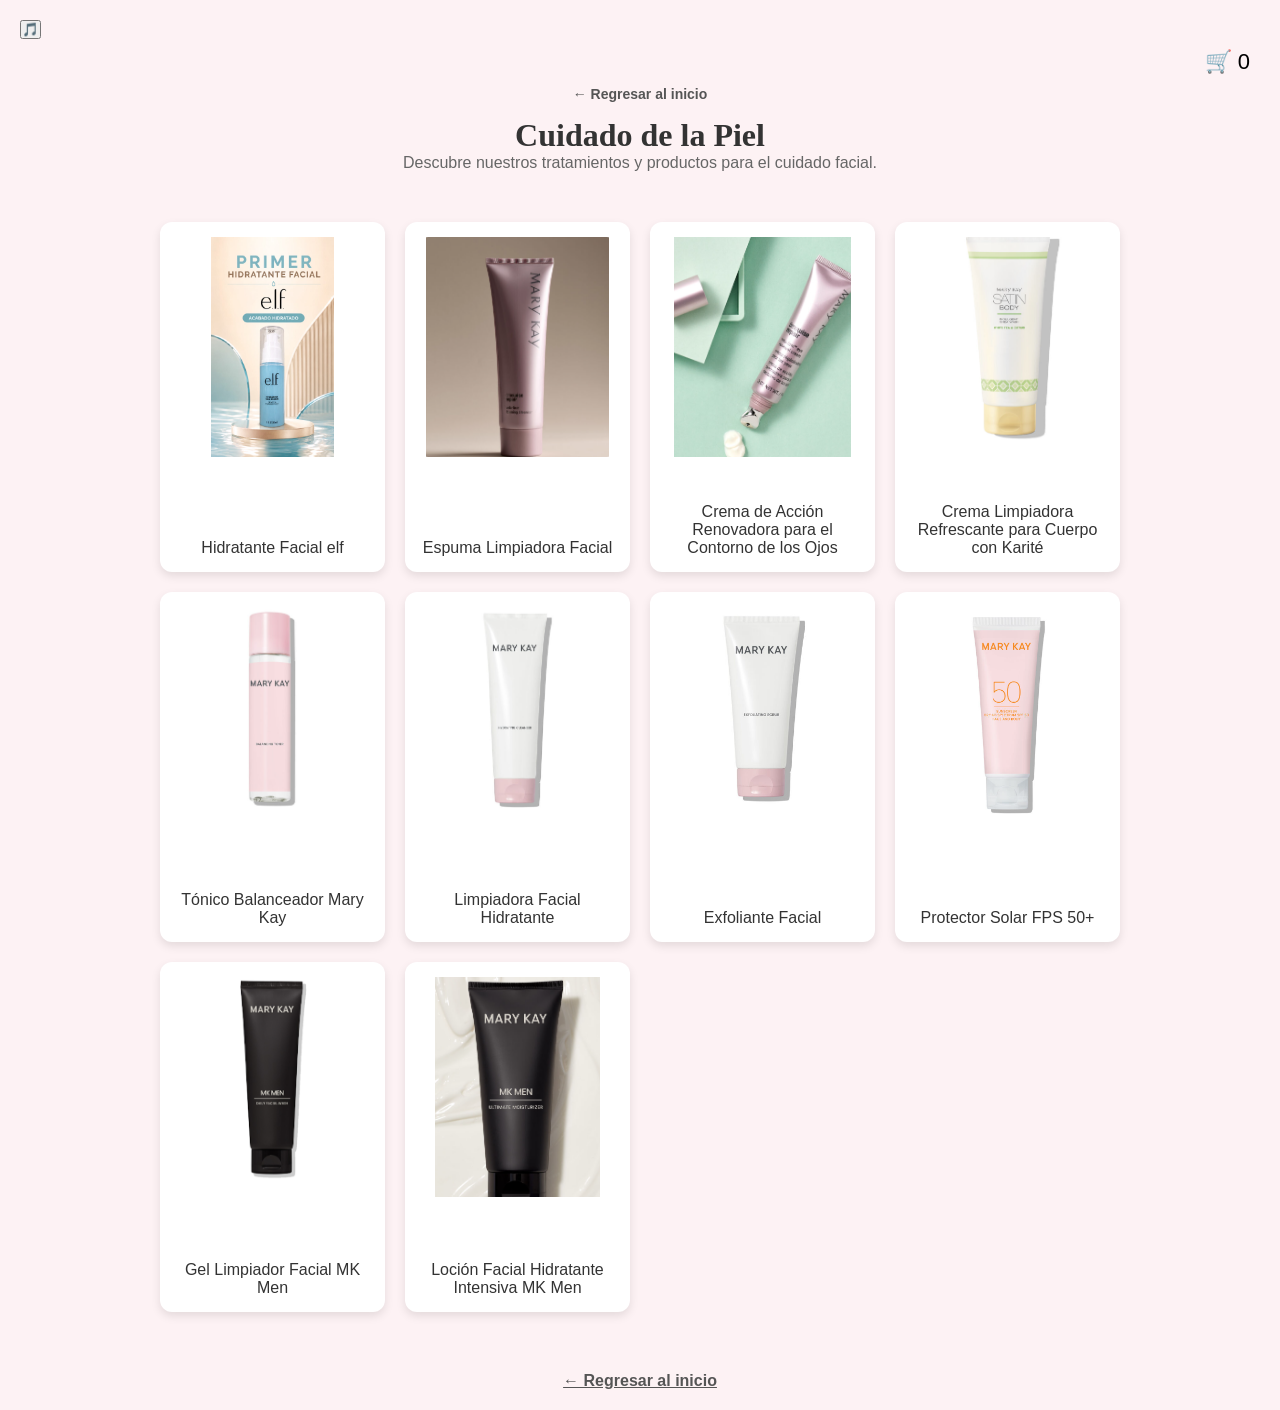
<file: piel.html>
<!DOCTYPE html>
<html lang="es">
<head>
    <meta charset="UTF-8">
    <meta name="viewport" content="width=device-width, initial-scale=1.0">
    <title>Cuidado de la Piel - Glow Beauty Studio</title>
    <link rel="stylesheet" href="style.css">
    <style>
        body { margin: 0; font-family: sans-serif; background-color: #fdf2f4; padding: 20px; }
        .contenedor { max-width: 1000px; margin: 0 auto; text-align: center; }
        
        .btn-regresar-arriba {
            display: inline-block;
            margin-bottom: 15px;
            color: #555;
            text-decoration: none;
            font-size: 14px;
            font-weight: bold;
        }
        .btn-regresar-arriba:hover { color: #d81b60; text-decoration: underline; }

        .btn-regresar-abajo {
            display: inline-block;
            margin-top: 40px;
            color: #555;
            text-decoration: underline;
            font-weight: bold;
        }

        .grid-productos {
            display: grid;
            grid-template-columns: repeat(2, 1fr);
            gap: 20px;
            margin-top: 20px;
        }
        
      .tarjeta {
    background: white;
    padding: 15px;
    border-radius: 12px;
    box-shadow: 0 4px 10px rgba(0,0,0,0.1);
    transition: transform 0.3s ease;
    cursor: pointer;
    height: 350px;
    display: flex;
    flex-direction: column;
    justify-content: space-between;
    text-align: center;
}

.tarjeta:hover { 
    transform: scale(1.05); 
}

.tarjeta img { 
    width: 100%; 
    height: 220px; 
    object-fit: contain; 
    border-radius: 8px; 
}

.tarjeta p { 
    font-size: 13px; 
    font-weight: bold; 
    color: #333; 
    margin: 0;
    line-height: 1.2;
    max-height: 2.4em; 
    overflow: hidden;  
    text-overflow: ellipsis;
    display: -webkit-box;
    -webkit-line-clamp: 2; 
    -webkit-box-orient: vertical;
}
        @media (min-width: 768px) {
            .grid-productos { grid-template-columns: repeat(4, 1fr); }
        }
    </style>
</head>
<body>
    <button id="btn-musica">🎵</button>
<audio id="audio-fondo" src="audio/musica.mp3" loop></audio>
<div class="carrito-contenedor" style="position: relative; text-align: right; padding: 10px;">
    <button id="btn-abrir-carrito" style="background: none; border: none; font-size: 22px; cursor: pointer;">
        🛒 <span id="contador-carrito">0</span>
    </button>

    <!-- Ventana flotante del carrito -->
    <div id="panel-carrito" class="panel-carrito oculto">
        <h3>Tu Carrito</h3>
        <ul id="lista-carrito"></ul>
        <p><strong>Total items:</strong> <span id="total-items">0</span></p>
        
        <div class="acciones-carrito">
            <a id="btn-whatsapp" href="#" target="_blank" class="btn-wa">Comprar por WhatsApp</a>
            <a href="Https://www.instagram.com/rigoca94?igsi=Z3h2cnk1djVhbWti" target="_blank" class="btn-ig">Pedir por Instagram</a>
            <button id="btn-vaciar" class="btn-vaciar">Vaciar Carrito</button>
        </div>
    </div>
</div>
<div class="contenedor">
    <div>
        <a href="index.html" class="btn-regresar-arriba">← Regresar al inicio</a>
    </div>

    <h1>Cuidado de la Piel</h1>
    <p style="color: #666; margin-bottom: 30px;">Descubre nuestros tratamientos y productos para el cuidado facial.</p>

    <div class="grid-productos">
      <div class="tarjeta" onclick="abrirModal('modal-piel-1')"><img src="img/piel1.jpg" alt="Piel 1"><p></p>Hidratante Facial elf</div>
<div class="tarjeta" onclick="abrirModal('modal-piel-2')"><img src="img/piel2.jpg" alt="Piel 2"><p></p>Espuma Limpiadora Facial </div>
<div class="tarjeta" onclick="abrirModal('modal-piel-3')"><img src="img/piel3.jpg" alt="Piel 3"><p></p>Crema de Acción Renovadora para el Contorno de los Ojos </div>
<div class="tarjeta" onclick="abrirModal('modal-piel-4')"><img src="img/piel4.jpg" alt="Piel 4"><p></p>Crema Limpiadora Refrescante para Cuerpo con Karité </div>
<div class="tarjeta" onclick="abrirModal('modal-piel-5')"><img src="img/piel5.jpg" alt="Piel 5"><p></p>Tónico Balanceador Mary Kay</div>
<div class="tarjeta" onclick="abrirModal('modal-piel-6')"><img src="img/piel6.jpg" alt="Piel 6"><p></p>Limpiadora Facial Hidratante</div>
<div class="tarjeta" onclick="abrirModal('modal-piel-7')"><img src="img/piel7.jpg" alt="Piel 7"><p></p>Exfoliante Facial</div>
<div class="tarjeta" onclick="abrirModal('modal-piel-8')"><img src="img/piel8.jpg" alt="Piel 8"><p></p>Protector Solar FPS 50+</div>
<div class="tarjeta" onclick="abrirModal('modal-piel-9')"><img src="img/piel9.jpg" alt="Piel 9"><p></p>Gel Limpiador Facial MK Men</div>
<div class="tarjeta" onclick="abrirModal('modal-piel-10')"><img src="img/piel10.jpg" alt="Piel 10"><p></p>Loción Facial Hidratante Intensiva MK Men</div>
    </div>

    <div>
        <a href="index.html" class="btn-regresar-abajo">← Regresar al inicio</a>
    </div>
</div>
<!-- MODAL 1 -->
<div id="modal-piel-1" class="modal">
    <div class="modal-contenido">
        <span class="cerrar" onclick="cerrarModal('modal-piel-1')">&times;</span>
        <img src="img/piel1.jpg" alt="Piel 1">
        <button class="btn-carrito">Agregar al carrito</button>
      <a href="https://wa.me/526361113943?text=Hola,%20me%20interesa%20un%20producto%20de%20piel" target="_blank" class="btn-wsp">Comprar por whatsapp</a>
        <a href="Https://www.instagram.com/rigoca94?igsi=Z3h2cnk1djVhbWti" target="_blank" class="btn-ig">Comprar por Instagram</a>
    </div>
</div>

<!-- MODAL 2 -->
<div id="modal-piel-2" class="modal">
    <div class="modal-contenido">
        <span class="cerrar" onclick="cerrarModal('modal-piel-2')">&times;</span>
        <img src="img/piel2.jpg" alt="Piel 2">
        <button class="btn-carrito">Agregar al carrito</button>
        <a href="https://wa.me/526361113943?text=Hola,%20me%20interesa%20un%20producto%20de%20piel" target="_blank" class="btn-wsp">Comprar por whatsapp</a>
        <a href="Https://www.instagram.com/rigoca94?igsi=Z3h2cnk1djVhbWti" target="_blank" class="btn-ig">Comprar por Instagram</a>
    </div>
</div>

<!-- MODAL 3 -->
<div id="modal-piel-3" class="modal">
    <div class="modal-contenido">
        <span class="cerrar" onclick="cerrarModal('modal-piel-3')">&times;</span>
        <img src="img/piel3.jpg" alt="Piel 3">
        <button class="btn-carrito">Agregar al carrito</button>
       <a href="https://wa.me/526361113943?text=Hola,%20me%20interesa%20un%20producto%20de%20piel" target="_blank" class="btn-wsp">Comprar por whatsapp</a>
        <a href="Https://www.instagram.com/rigoca94?igsi=Z3h2cnk1djVhbWti" target="_blank" class="btn-ig">Comprar por Instagram</a>
    </div>
</div>

<!-- MODAL 4 -->
<div id="modal-piel-4" class="modal">
    <div class="modal-contenido">
        <span class="cerrar" onclick="cerrarModal('modal-piel-4')">&times;</span>
        <img src="img/piel4.jpg" alt="Piel 4">
        <button class="btn-carrito">Agregar al carrito</button>
      <a href="https://wa.me/526361113943?text=Hola,%20me%20interesa%20un%20producto%20de%20piel" target="_blank" class="btn-wsp">Comprar por whatsapp</a>
        <a href="Https://www.instagram.com/rigoca94?igsi=Z3h2cnk1djVhbWti" target="_blank" class="btn-ig">Comprar por Instagram</a>
    </div>
</div>

<!-- MODAL 5 -->
<div id="modal-piel-5" class="modal">
    <div class="modal-contenido">
        <span class="cerrar" onclick="cerrarModal('modal-piel-5')">&times;</span>
        <img src="img/piel5.jpg" alt="Piel 5">
        <button class="btn-carrito">Agregar al carrito</button>
       <a href="https://wa.me/526361113943?text=Hola,%20me%20interesa%20un%20producto%20de%20piel" target="_blank" class="btn-wsp">Comprar por whatsapp</a>
        <a href="Https://www.instagram.com/rigoca94?igsi=Z3h2cnk1djVhbWti" target="_blank" class="btn-ig">Comprar por Instagram</a>
    </div>
</div>

<!-- MODAL 6 -->
<div id="modal-piel-6" class="modal">
    <div class="modal-contenido">
        <span class="cerrar" onclick="cerrarModal('modal-piel-6')">&times;</span>
        <img src="img/piel6.jpg" alt="Piel 6">
        <button class="btn-carrito">Agregar al carrito</button>
       <a href="https://wa.me/526361113943?text=Hola,%20me%20interesa%20un%20producto%20de%20piel" target="_blank" class="btn-wsp">Comprar por whatsapp</a>
        <a href="Https://www.instagram.com/rigoca94?igsi=Z3h2cnk1djVhbWti" target="_blank" class="btn-ig">Comprar por Instagram</a>
    </div>
</div>

<!-- MODAL 7 -->
<div id="modal-piel-7" class="modal">
    <div class="modal-contenido">
        <span class="cerrar" onclick="cerrarModal('modal-piel-7')">&times;</span>
        <img src="img/piel7.jpg" alt="Piel 7">
        <button class="btn-carrito">Agregar al carrito</button>
       <a href="https://wa.me/526361113943?text=Hola,%20me%20interesa%20un%20producto%20de%20piel" target="_blank" class="btn-wsp">Comprar por whatsapp</a>
        <a href="Https://www.instagram.com/rigoca94?igsi=Z3h2cnk1djVhbWti" target="_blank" class="btn-ig">Comprar por Instagram</a>
    </div>
</div>

<!-- MODAL 8 -->
<div id="modal-piel-8" class="modal">
    <div class="modal-contenido">
        <span class="cerrar" onclick="cerrarModal('modal-piel-8')">&times;</span>
        <img src="img/piel8.jpg" alt="Piel 8">
        <button class="btn-carrito">Agregar al carrito</button>
       <a href="https://wa.me/526361113943?text=Hola,%20me%20interesa%20un%20producto%20de%20piel" target="_blank" class="btn-wsp">Comprar por whatsapp</a>
        <a href="Https://www.instagram.com/rigoca94?igsi=Z3h2cnk1djVhbWti" target="_blank" class="btn-ig">Comprar por Instagram</a>
    </div>
</div>

<!-- MODAL 9 -->
<div id="modal-piel-9" class="modal">
    <div class="modal-contenido">
        <span class="cerrar" onclick="cerrarModal('modal-piel-9')">&times;</span>
        <img src="img/piel9.jpg" alt="Piel 9">
        <button class="btn-carrito">Agregar al carrito</button>
       <a href="https://wa.me/526361113943?text=Hola,%20me%20interesa%20un%20producto%20de%20piel" target="_blank" class="btn-wsp">Comprar por whatsapp</a>
        <a href="Https://www.instagram.com/rigoca94?igsi=Z3h2cnk1djVhbWti" target="_blank" class="btn-ig">Comprar por Instagram</a>
    </div>
</div>

<!-- MODAL 10 -->
<div id="modal-piel-10" class="modal">
    <div class="modal-contenido">
        <span class="cerrar" onclick="cerrarModal('modal-piel-10')">&times;</span>
        <img src="img/piel10.jpg" alt="Piel 10">
        <button class="btn-carrito">Agregar al carrito</button>
       <a href="https://wa.me/526361113943?text=Hola,%20me%20interesa%20un%20producto%20de%20piel" target="_blank" class="btn-wsp">Comprar por whatsapp</a>
        <a href="Https://www.instagram.com/rigoca94?igsi=Z3h2cnk1djVhbWti" target="_blank" class="btn-ig">Comprar por Instagram</a>
    </div>
</div>
<script src="script.js"></script>
</body>
</html>
</file>
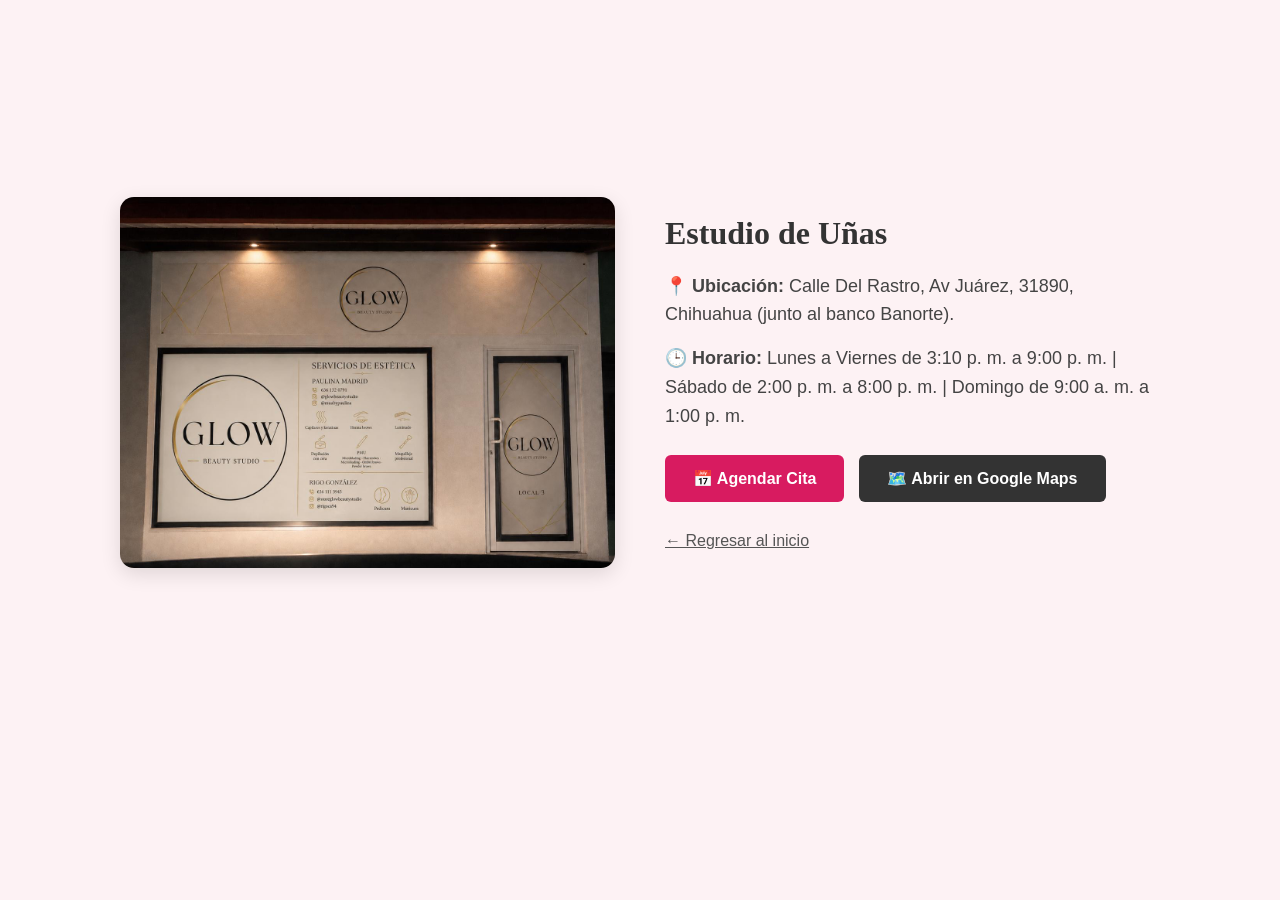
<file: unas.html>
<!DOCTYPE html>
<html lang="es">
<head>
    <meta charset="UTF-8">
    <meta name="viewport" content="width=device-width, initial-scale=1.0">
    <title>Estudio de Uñas - Glow Beauty Studio</title>
    <link rel="stylesheet" href="style.css">
    <style>
        body {
            margin: 0;
            font-family: sans-serif;
            background-color: #fdf2f4;
        }
        .seccion-local {
            display: flex;
            gap: 50px;
            padding: 60px 30px;
            align-items: center;
            justify-content: center;
            min-height: 85vh;
            max-width: 1100px;
            margin: 0 auto;
            box-sizing: border-box;
        }
        .caja-img, .caja-texto {
            flex: 1;
        }
        .caja-img img {
            width: 100%;
            height: auto;
            border-radius: 14px;
            box-shadow: 0 6px 20px rgba(0,0,0,0.12);
            display: block;
        }
        .caja-texto {
            text-align: left;
        }
        /* Título más grande */
        .caja-texto h1 {
            font-size: 32px;
            color: #333;
            margin-bottom: 20px;
        }
        /* Textos e información más grandes */
        .caja-texto p {
            font-size: 18px;
            color: #444;
            margin-bottom: 15px;
            line-height: 1.6;
        }
        .botones-accion {
            display: flex;
            gap: 15px;
            flex-wrap: wrap;
            margin-top: 25px;
        }
        .btn-general {
            display: inline-block;
            padding: 14px 28px;
            text-decoration: none;
            border-radius: 6px;
            font-weight: bold;
            font-size: 16px;
            text-align: center;
        }
        .btn-agendar { background-color: #d81b60; color: #fff; }
        .btn-agendar:hover { background-color: #ad1457; }
        
        .btn-mapa { background-color: #333; color: #fff; }
        .btn-mapa:hover { background-color: #555; }
        
        .btn-regresar {
            margin-top: 30px;
            display: inline-block;
            color: #555;
            text-decoration: underline;
            font-size: 16px;
        }
        .btn-regresar:hover { color: #111; }

        /* Estilo responsivo para celulares */
        @media (max-width: 768px) {
            .seccion-local {
                flex-direction: column;
                padding: 30px 20px;
                text-align: center;
            }
            .caja-texto {
                text-align: center;
            }
            .caja-texto h1 {
                font-size: 28px;
            }
            .caja-texto p {
                font-size: 16px;
            }
            .botones-accion {
                flex-direction: column;
            }
            .btn-general {
                width: 100%;
                box-sizing: border-box;
            }
        }
    </style>
</head>
<body>

    <section class="seccion-local">
        <div class="caja-img">
            <img src="img/IMG_5448.jpg" alt="Local Glow Beauty Studio">
        </div>
        <div class="caja-texto">
            <h1>Estudio de Uñas</h1>
            <p>📍 <strong>Ubicación:</strong> Calle Del Rastro, Av Juárez, 31890, Chihuahua (junto al banco Banorte).</p>
           <p>🕒 <strong>Horario:</strong> Lunes a Viernes de 3:10 p. m. a 9:00 p. m. | Sábado de 2:00 p. m. a 8:00 p. m. | Domingo de 9:00 a. m. a 1:00 p. m.</p>
            <div class="botones-accion">
                <a href="Https://apnt.app/rigo_gonzalez?utm_source=ig&utm_medium=social&utm_content=link_in_bio&fbclid=PAdGRleAT6Ju9wZG9mAmZkaWQWUNKXihlbLyAwEkd3u_NupgQ90ox0fWV4dG4DYWVtAjExAHNydGMGYXBwX2lkDzEyNDAyNDU3NDI4NzQxNAABpxiGtIK8vyw4Lo_lqztpGws09F6vfEtZAT98aBH_-iK2HkdQUctRGjPlyhpu_aem_3AMVbvkdONhpKhf-F9b24g" target="_blank" class="btn-general btn-agendar">📅 Agendar Cita</a>
                <a href="https://www.google.com/maps/search/?api=1&query=Calle+Del+Rastro+Av+Juarez+31890+Chihuahua" target="_blank" class="btn-general btn-mapa">🗺️ Abrir en Google Maps</a>
            </div>

            <div>
                <a href="index.html" class="btn-regresar">← Regresar al inicio</a>
            </div>
        </div>
    </section>
    
</body>
</html>
</file>
<file: style.css>
html {
    scroll-behavior: smooth;
}
/* Estilos actualizados para el logo */
.logo {
    font-size: 28px;
    font-weight: 600;
    letter-spacing: 4px;
    display: flex;
    flex-direction: column; /* Apila el texto uno sobre otro */
    align-items: center;
    line-height: 1; /* Reduce el espacio entre las palabras */
}

.sub-logo {
    font-family: 'Montserrat', sans-serif; /* Usa la fuente limpia para el subtítulo */
    font-size: 10px;
    font-weight: 300;
    letter-spacing: 3px;
    margin-top: 4px;
    color: #666;
}
/* ==========================================
   ESTILOS BASE / ESCRITORIO
   ========================================== */
* {
    margin: 0;
    padding: 0;
    box-sizing: border-box;
}

body {
    font-family: 'Montserrat', sans-serif;
    background-color: #ffffff;
    color: #333;
}

h1, h2, h3, .logo {
    font-family: 'Playfair Display', serif;
}

.navbar {
    display: flex;
    justify-content: space-between;
    align-items: center;
    padding: 20px 50px;
    background-color: #ffffff;
    position: sticky;
    top: 0;
    z-index: 100;
    border-bottom: 1px solid #eee;
}

.menu-toggle {
    display: none; /* Oculto en computadoras */
    background: none;
    border: none;
    font-size: 24px;
    cursor: pointer;
}

.logo {
    font-size: 28px;
    font-weight: 600;
    letter-spacing: 4px;
    display: flex;
    flex-direction: column;
    align-items: center;
    line-height: 1;
}

.sub-logo {
    font-family: 'Montserrat', sans-serif;
    font-size: 10px;
    font-weight: 300;
    letter-spacing: 3px;
    margin-top: 4px;
    color: #666;
}

nav ul {
    list-style: none;
    display: flex;
    gap: 30px;
}

nav ul li a {
    text-decoration: none;
    color: #333;
    font-size: 14px;
    text-transform: uppercase;
    letter-spacing: 1px;
    transition: color 0.3s ease;
}

nav ul li a:hover {
    color: #f48fb1;
}

.hero {
    position: relative;
    width: 100%;
    height: 80vh;
    overflow: hidden;
    display: flex;
    flex-direction: column;
    align-items: center;
    justify-content: center;
    text-align: center;
    padding: 0 20px;
    color: #ffffff;
}
/* Ajuste de pantalla completa (full-screen hero) para celulares */
@media (max-width: 768px) {
    .hero {
        height: 100vh; /* Ocupa exactamente toda la altura de la pantalla del celular */
        width: 100vw;
    }
    
    .hero-img {
        height: 100%;
        object-fit: cover; /* Rellena toda la pantalla de lado a lado sin dejar huecos */
    }
}
/* Imagen de fondo en HTML para que no falle en móviles */
.hero-img {
    position: absolute;
    top: 0;
    left: 0;
    width: 100%;
    height: 100%;
    object-fit: cover;
    z-index: 1;
}

/* Capa oscura (overlay) para que las letras blancas resalten chido */
.hero::after {
    content: '';
    position: absolute;
    top: 0;
    left: 0;
    width: 100%;
    height: 100%;
    background: rgba(0, 0, 0, 0.45);
    z-index: 2;
}

/* Asegura que el contenido quede por encima de la imagen y la capa */
.hero > *:not(.hero-img) {
    position: relative;
    z-index: 3;
}
/* Estilo elegante para el título principal */
.hero h1 {
    font-family: 'Playfair Display', serif;
    font-size: 42px;
    font-weight: 600;
    margin-bottom: 15px;
    letter-spacing: 1px;
    color: #ffffff;
    text-shadow: 0 2px 4px rgba(0,0,0,0.5); /* Sombra suave para darle relieve */
}

/* Estilo para los subtítulos y textos secundarios */
.hero p {
    font-family: 'Montserrat', sans-serif;
    font-size: 15px;
    margin-bottom: 25px;
    color: #f0f0f0;
    letter-spacing: 1px;
}

/* Botón llamativo pero elegante */
.hero .btn-principal {
    background-color: #ffffff;
    color: #000000;
    padding: 12px 35px;
    border: none;
    font-family: 'Montserrat', sans-serif;
    font-size: 13px;
    text-transform: uppercase;
    letter-spacing: 2px;
    cursor: pointer;
    transition: all 0.3s ease;
    box-shadow: 0 4px 10px rgba(0,0,0,0.3);
}

.hero .btn-principal:hover {
    background-color: #f48fb1;
    color: #ffffff;
}

.productos {
    padding: 60px 50px;
    text-align: center;
}

.productos h2 {
    font-size: 32px;
    margin-bottom: 40px;
}

.grid-productos {
    display: grid;
    grid-template-columns: repeat(auto-fit, minmax(260px, 1fr));
    gap: 30px;
}

.tarjeta-producto {
    background: #fff;
    padding: 20px;
    transition: transform 0.3s ease;
}


.tarjeta-producto:hover {
    transform: translateY(-5px);
}

.img-placeholder {
    height: 250px;
    background-color: #f0f0f0;
    display: flex;
    align-items: center;
    justify-content: center;
    color: #aaa;
    margin-bottom: 15px;
}

.tarjeta-producto h3 {
    font-size: 18px;
    margin-bottom: 10px;
}

.precio {
    font-weight: 500;
    margin-bottom: 15px;
}

.btn-agregar {
    background-color: transparent;
    color: #000;
    border: 1px solid #000;
    width: 100%;
    padding: 10px 20px;
    font-family: 'Montserrat', sans-serif;
    cursor: pointer;
    transition: all 0.3s;
}

.btn-agregar:hover {
    background-color: #000;
    color: #fff;
}

/* ==========================================
   ADAPTACIÓN PARA CELULARES (MEDIA QUERIES)
   ========================================== */
@media (max-width: 768px) {
    .navbar {
        padding: 15px 20px;
        .categorias {
        padding: 40px 20px;
    }

    .grid-categorias {
        gap: 25px;
    }

    .img-categoria {
        height: 280px; /* Un poco más bajitas en celular */
    }
    }

    .menu-toggle {
        display: block; /* Muestra el botón de hamburguesa */
    }

    /* Oculta el menú normal y lo convierte en desplegable */
    .nav-menu {
        display: none;
        position: absolute;
        top: 100%;
        left: 0;
        width: 100%;
        background-color: #ffffff;
        border-bottom: 1px solid #eee;
        padding: 20px 0;
        box-shadow: 0 4px 6px rgba(0,0,0,0.05);
    }

    .nav-menu.active {
        display: block; /* Se muestra al hacer click */
    }

    nav ul {
        flex-direction: column;
        align-items: center;
        gap: 20px;
    }

    .logo {
        font-size: 22px;
    }

    .sub-logo {
        font-size: 8px;
    }

   
    .hero h1 {
        font-size: 32px;
    }

    .hero p {
        font-size: 14px;
    }

    .productos {
        padding: 40px 20px;
    }

    .productos h2 {
        font-size: 24px;
        margin-bottom: 25px;
    }

    .grid-productos {
        grid-template-columns: repeat(auto-fit, minmax(200px, 1fr));
        gap: 15px;
    }
}
.categorias {
    padding: 60px 50px;
    text-align: center;
    background-color: #fdf2f4; /* Añade esta línea aquí */
}
.grid-categorias {
    display: grid;
    grid-template-columns: repeat(auto-fit, minmax(280px, 1fr));
    gap: 40px; /* Un poco más de espacio entre bloques para que respire el diseño */
}

.tarjeta-categoria {
    background: #fff;
    display: flex;
    flex-direction: column;
    align-items: center;
    transition: transform 0.4s ease;
    cursor: pointer;
}

.tarjeta-categoria:hover {
    transform: translateY(-8px);
}

.img-categoria {
    width: 100%;
    height: 350px; /* Imágenes más altas y estilizadas */
    background-color: #eaeaea; /* Fondo gris claro mientras pones tus fotos */
    display: flex;
    align-items: center;
    justify-content: center;
    color: #999;
    font-size: 14px;
    margin-bottom: 20px;
    box-shadow: 0 10px 20px rgba(0,0,0,0.05); /* Sombra muy sutil y elegante */
}

.tarjeta-categoria h3 {
    font-size: 24px;
    margin-bottom: 12px;
    color: #222;
}

.btn-explorar {
    text-decoration: none;
    color: #000;
    font-family: 'Montserrat', sans-serif;
    font-size: 12px;
    text-transform: uppercase;
    letter-spacing: 2px;
    border-bottom: 1px solid #000; /* Botón estilo enlace subrayado minimalista */
    padding-bottom: 3px;
    transition: color 0.3s, border-color 0.3s;
}

.btn-explorar:hover {
    color: #f48fb1;
    border-color: #f48fb1;
}
.img-container {
    width: 100%;
    height: 350px; /* Altura uniforme para todas las fotos */
    margin-bottom: 20px;
    overflow: hidden;
    box-shadow: 0 10px 20px rgba(0,0,0,0.05);
}

.img-container img {
    width: 100%;
    height: 100%;
    object-fit: cover; /* Hace que la imagen llene el espacio sin deformarse */
    transition: transform 0.5s ease; /* Efecto de zoom suave al pasar el mouse */
}

/* Efecto zoom elegante cuando pones el cursor sobre la tarjeta */
.tarjeta-categoria:hover .img-container img {
    transform: scale(1.05);
}
.productos-destacados {
    padding: 80px 20px;
    max-width: 1200px;
    margin: 0 auto;
}

.titulo-seccion {
    text-align: center;
    font-family: 'Playfair Display', serif;
    font-size: 32px;
    margin-bottom: 50px;
    color: #333;
}

.grid-productos {
    display: grid;
    grid-template-columns: repeat(auto-fit, minmax(250px, 1fr));
    gap: 30px;
}

.card-producto {
    text-align: center;
    padding: 20px;
    background: #fff;
    transition: transform 0.3s ease;
}

.card-producto img {
    width: 100%;
    height: 300px;
    object-fit: cover;
    margin-bottom: 15px;
    border-radius: 5px;
}

.card-producto h4 {
    font-size: 16px;
    margin: 10px 0;
    color: #444;
}

.precio {
    font-weight: bold;
    color: #f48fb1; /* El rosa de tu marca */
    margin-bottom: 15px;
}

.btn-comprar {
    background: transparent;
    border: 1px solid #333;
    padding: 10px 20px;
    cursor: pointer;
    text-transform: uppercase;
    letter-spacing: 1px;
    transition: 0.3s;
}

.btn-comprar:hover {
    background: #333;
    color: #fff;
}
.instagram-feed {
    padding: 80px 20px;
    text-align: center;
    background-color: #fdf2f4; /* Un rosa pastel muy suave y elegante */
    margin: 40px 0; /* Un poco de espacio arriba y abajo para que respire la sección */
}

.subtitulo {
    font-size: 14px;
    color: #f48fb1;
    margin-bottom: 30px;
    letter-spacing: 2px;
}

/* Carrusel de una sola foto */
.carrusel-instagram {
    display: flex;
    overflow-x: auto;
    scroll-snap-type: x mandatory;
    width: 100%;
    max-width: 500px; /* Tamaño perfecto para que se vea una a la vez */
    margin: 0 auto 30px auto;
}

/* Ocultar la barra fea de desplazamiento */
.carrusel-instagram::-webkit-scrollbar {
    display: none; 
}

/* Cada foto ocupa toda la pantalla del carrusel */
.item-insta {
    flex: 0 0 100%;
    scroll-snap-align: center;
}

.item-insta img {
    width: 100%;
    height: 450px;
    object-fit: cover;
    border-radius: 8px;
}

.item-insta:hover img {
    transform: scale(1.02);
}

.btn-seguir {
    padding: 10px 30px;
    border: 1px solid #333;
    text-decoration: none;
    color: #333;
    font-size: 14px;
    text-transform: uppercase;
    transition: 0.3s;
}

.btn-seguir:hover {
    background: #333;
    color: #fff;
}
/* Contenedor principal que controla el deslizamiento y el tamaño */
.carrusel-contenedor {
    position: relative;
    max-width: 500px;
    margin: 0 auto;
    display: flex;
    align-items: center;
}

/* El carrusel permite arrastrar y a la vez es controlado por las flechas */
.carrusel-instagram {
    display: flex;
    overflow-x: auto;         /* ESTO PERMITE ARRÁSTRAR CON EL MOUSE/DEDO */
    scroll-snap-type: x mandatory; /* ESTO HACE QUE SE "IMANTE" AL SOLTAR */
    scroll-behavior: smooth;   /* ESTO HACE QUE EL MOVIMIENTO SEA SUAVE */
    width: 100%;
    scrollbar-width: none;     /* Oculta barra en Firefox */
}

/* Oculta barra de scroll en Chrome/Safari */
.carrusel-instagram::-webkit-scrollbar {
    display: none;
}

/* Cada tarjeta ocupa el 100% y se alinea al centro */
.item-insta {
    flex: 0 0 100%;
    scroll-snap-align: center;
}

.item-insta img {
    width: 100%;
    height: 450px;
    object-fit: cover;
    border-radius: 8px;
}

/* Botones de flecha (se mantienen igual) */
.flecha-slider {
    position: absolute;
    top: 50%;
    transform: translateY(-50%);
    background-color: rgba(255, 255, 255, 0.8);
    border: none;
    font-size: 20px;
    padding: 10px 15px;
    cursor: pointer;
    z-index: 10;
    border-radius: 50%;
    box-shadow: 0 2px 5px rgba(0,0,0,0.2);
}

.izquierda { left: -30px; }
.derecha { right: -30px; }
/* Para computadoras, se acomodan en 3 columnas en lugar de 1 */
@media (min-width: 768px) {
    .grid-blog {
        grid-template-columns: repeat(3, 1fr) !important;
    }
}
.modal { display: none; position: fixed; z-index: 1000; left: 0; top: 0; width: 100%; height: 100%; background-color: rgba(0,0,0,0.7); }
.modal-contenido { background-color: #fff; margin: 10% auto; padding: 30px; width: 90%; max-width: 420px; border-radius: 16px; text-align: center; box-shadow: 0 10px 25px rgba(0,0,0,0.2); position: relative; }
.cerrar { position: absolute; right: 20px; top: 15px; cursor: pointer; font-size: 28px; color: #aaa; }
.cerrar:hover { color: #000; }
.modal-contenido img { width: 100%; max-height: 280px; object-fit: cover; border-radius: 10px; margin-bottom: 15px; }
.modal-contenido h2 { font-size: 22px; font-weight: 800; color: #111; margin-bottom: 20px; font-family: sans-serif; }

/* Estilo de los botones idénticos a tu otra tienda */
.btn-carrito { width: 100%; background-color: #2b2b2b; color: #fff; border: none; padding: 12px; font-size: 15px; font-weight: 600; border-radius: 8px; cursor: pointer; margin-bottom: 10px; }
.btn-carrito:hover { background-color: #404040; }

.btn-red { display: block; width: 100%; padding: 12px; font-size: 15px; font-weight: 700; text-decoration: none; border-radius: 8px; text-align: center; box-sizing: border-box; margin-bottom: 10px; color: #fff; }
.btn-ws { background-color: #25d366; }
.btn-ws:hover { opacity: 0.9; }
.btn-ig { background: linear-gradient(45deg, #f09433, #e6683c, #dc2743, #cc2366, #bc1888); }
.btn-ig:hover { opacity: 0.9; }
/* --- ESTILOS DEL MODAL (VENTANA FLOTANTE) --- */
.modal {
    display: none; /* Oculto por defecto */
    position: fixed; /* Hace que flote sobre toda la página */
    z-index: 1000; /* Lo pone por encima de todo lo demás */
    left: 0;
    top: 0;
    width: 100%;
    height: 100%;
    background-color: rgba(0, 0, 0, 0.7); /* Fondo oscurito semitransparente */
    overflow: auto;
}

.modal-contenido {
    background-color: #fff;
    margin: 10% auto; /* Lo centra en la pantalla */
    padding: 20px;
    width: 90%;
    max-width: 450px; /* Evita que se haga gigante */
    border-radius: 12px;
    text-align: center;
    position: relative;
    box-shadow: 0px 5px 15px rgba(0,0,0,0.3);
}

/* Controla el tamaño de la imagen dentro del modal */
.modal-contenido img {
    width: 100%;
    max-height: 300px;
    object-fit: cover;
    border-radius: 8px;
    margin-bottom: 15px;
}

/* La tachita para cerrar */
.cerrar {
    position: absolute;
    top: 10px;
    right: 15px;
    font-size: 28px;
    font-weight: bold;
    color: #333;
    cursor: pointer;
}

.cerrar:hover {
    color: red;
}
/* Cuadrícula para acomodar las tarjetas */
.grid-productos {
    display: grid;
    grid-template-columns: repeat(auto-fit, minmax(220px, 1fr));
    gap: 25px;
    padding: 20px;
    max-width: 1000px;
    margin: 0 auto;
}

/* Diseño de la tarjeta de producto */
.tarjeta {
    background: white;
    padding: 15px;
    border-radius: 12px;
    box-shadow: 0 4px 10px rgba(0,0,0,0.1);
    transition: transform 0.3s ease;
    cursor: pointer;
    height: 330px;
    display: flex;
    flex-direction: column;
    justify-content: space-between;
    text-align: center;
}

.tarjeta:hover { 
    transform: scale(1.05); 
}

.tarjeta img { 
    width: 100%; 
    height: 250px; 
    object-fit: contain; 
    border-radius: 8px; 
}

.tarjeta p { 
    font-weight: bold; 
    color: #333; 
    margin: 10px 0 0 0;
}

/* Fondo oscuro cuando se abre el modal */
.modal {
    display: none; 
    position: fixed; 
    z-index: 1000; 
    left: 0;
    top: 0;
    width: 100%;
    height: 100%;
    background-color: rgba(0,0,0,0.6);
}

/* Caja blanca flotante del modal */
.modal-contenido {
    background-color: white;
    margin: 5% auto;
    padding: 20px;
    border-radius: 12px;
    width: 90%;
    max-width: 400px;
    text-align: center;
    position: relative;
    box-shadow: 0 5px 15px rgba(0,0,0,0.3);
}

.modal-contenido img {
    width: 100%;
    height: 300px;
    object-fit: contain;
    border-radius: 8px;
    margin-bottom: 15px;
}

/* Botón de cerrar (la X) */
.cerrar {
    position: absolute;
    top: 10px;
    right: 15px;
    font-size: 28px;
    font-weight: bold;
    color: #aaa;
    cursor: pointer;
}

.cerrar:hover {
    color: #000;
}

/* Estilos de los botones dentro del modal */
.btn-carrito {
    background-color: #333;
    color: white;
    border: none;
    padding: 12px;
    width: 100%;
    border-radius: 8px;
    font-weight: bold;
    cursor: pointer;
    margin-bottom: 10px;
}

.btn-wsp {
    display: block;
    background-color: #25D366;
    color: white;
    text-decoration: none;
    padding: 12px;
    border-radius: 8px;
    font-weight: bold;
    margin-bottom: 10px;
}

.btn-ig {
    display: block;
    background: linear-gradient(45deg, #f09433, #e6683c, #dc2743, #cc2366, #bc1888);
    color: white;
    text-decoration: none;
    padding: 12px;
    border-radius: 8px;
    font-weight: bold;
}
@media (max-width: 768px) {
    
}
.card-producto {
    cursor: pointer;
    transition: transform 0.3s ease;
}

.card-producto:hover {
    transform: scale(1.03);
}
/* Estilos modernos y elegantes para el carrito */
.panel-carrito {
    position: absolute;
    right: 15px;
    top: 50px;
    width: 310px;
    background: #ffffff;
    border: 1px solid #f0e6ed;
    box-shadow: 0 10px 25px rgba(0, 0, 0, 0.08);
    padding: 22px;
    border-radius: 16px;
    z-index: 1000;
    text-align: left;
    font-family: inherit;
}

.panel-carrito h3 {
    margin-top: 0;
    margin-bottom: 14px;
    font-size: 18px;
    color: #333;
    letter-spacing: 0.5px;
}

.panel-carrito ul {
    list-style: none;
    padding: 0;
    margin: 0 0 15px 0;
    max-height: 160px;
    overflow-y: auto;
}

.panel-carrito li {
    padding: 10px 0;
    border-bottom: 1px solid #f5eff3;
    font-size: 14px;
    color: #555;
    display: flex;
    align-items: center;
}

.panel-carrito p {
    margin: 12px 0 18px 0;
    font-size: 14px;
    color: #444;
}

.acciones-carrito {
    display: flex;
    flex-direction: column;
    gap: 10px;
}

.acciones-carrito a, 
.acciones-carrito button {
    display: block;
    text-align: center;
    padding: 11px 15px;
    border-radius: 10px;
    text-decoration: none;
    font-weight: 600;
    font-size: 13px;
    border: none;
    cursor: pointer;
    transition: transform 0.15s ease, opacity 0.15s ease;
}

.acciones-carrito a:hover, 
.acciones-carrito button:hover {
    opacity: 0.9;
    transform: translateY(-1px);
}

.btn-wa { 
    background-color: #71b48d !important; 
    color: white !important; 
}

.btn-ig { 
    background-color: #8c7aa9 !important; 
    color: white !important; 
}

.btn-vaciar { 
    background-color: #d88989 !important; 
    color: white !important; 
}

.oculto { 
    display: none !important; 
}
/* Unificar el estilo de todas las tarjetas de producto */
.card-producto {
    background: #ffffff;
    border-radius: 14px;
    padding: 15px;
    box-shadow: 0 4px 15px rgba(0, 0, 0, 0.05);
    border: 1px solid #f0e6ed;
    display: flex;
    flex-direction: column;
    justify-content: space-between;
}

/* Recortar y encuadrar las fotos para que parezcan productos reales */
.card-producto img {
    width: 100%;
    height: 320px; /* Ajusta la altura a tu gusto */
    object-fit: contain !important; /* Muestra la imagen entera sin recortar nada */
    border-radius: 10px;
}
.btn-musica-nav {
    background: transparent;
    border: 1px solid #ccc;
    font-size: 16px;
    width: 36px;
    height: 36px;
    border-radius: 50%;
    cursor: pointer;
    display: flex;
    align-items: center;
    justify-content: center;
    transition: all 0.3s ease;
}

.btn-musica-nav:hover {
    background: #f0f0f0;
    transform: scale(1.05);
}

.btn-musica-nav.sonando {
    background: #e1306c;
    color: white;
    border-color: #e1306c;
}
/* --- FOOTER LLAMATIVO Y PROFESIONAL --- */
.site-footer {
    background-color: #1e1e1e;
    color: #ffffff;
    padding: 30px 20px;
    margin-top: 60px;
    border-top: 2px solid #ffb6c1; /* Línea rosa elegante arriba del footer */
}

.footer-container {
    max-width: 1200px;
    margin: 0 auto;
    display: flex;
    flex-direction: column;
    align-items: center;
    text-align: center;
    gap: 20px;
}

.footer-copy p {
    font-size: 0.85rem;
    color: #888888;
}

/* Banner de tu servicio (Lo que llama la atención) */
.footer-dev-banner {
    background: linear-gradient(135deg, rgba(255, 182, 193, 0.15), rgba(255, 182, 193, 0.05));
    border: 1px solid rgba(255, 182, 193, 0.4);
    padding: 15px 25px;
    border-radius: 12px;
    display: flex;
    flex-direction: column;
    align-items: center;
    gap: 8px;
    width: 100%;
    max-width: 500px;
    box-shadow: 0 4px 15px rgba(0, 0, 0, 0.3);
}

.dev-text {
    font-size: 0.9rem;
    color: #dddddd;
    font-weight: 500;
}

/* Botón llamativo para WhatsApp */
.btn-cotizar-dev {
    background-color: #25d366;
    color: #ffffff;
    padding: 10px 20px;
    border-radius: 25px;
    text-decoration: none;
    font-weight: bold;
    font-size: 0.95rem;
    transition: all 0.3s ease;
    box-shadow: 0 4px 10px rgba(37, 211, 102, 0.3);
    display: inline-block;
}

.btn-cotizar-dev:hover {
    background-color: #20ba5a;
    transform: translateY(-2px);
    box-shadow: 0 6px 15px rgba(37, 211, 102, 0.5);
}

.footer-music p {
    font-size: 0.8rem;
    color: #777777;
}

.footer-music strong {
    color: #aaaaaa;
}

/* Diseño responsivo para computadoras (Se acomoda en filas separadas si hay espacio) */
@media (min-width: 850px) {
    .footer-container {
        flex-direction: row;
        justify-content: space-between;
        text-align: left;
    }
    
    .footer-copy {
        flex: 1;
        text-align: left;
    }

    .footer-dev-banner {
        flex: 1;
        max-width: 400px;
    }

    .footer-music {
        flex: 1;
        text-align: right;
    }
}
.precio-aviso {
    background-color: rgba(255, 182, 193, 0.2); /* Fondo rosado translúcido */
    color: #b33951; /* Tono vino/rosa fuerte para que resalte */
    font-size: 1.05rem;
    font-weight: bold;
    padding: 6px 16px;
    border-radius: 20px;
    display: inline-block;
    margin-top: 10px;
    border: 1px solid rgba(255, 182, 193, 0.5);
    letter-spacing: 0.5px;
}
</file>
